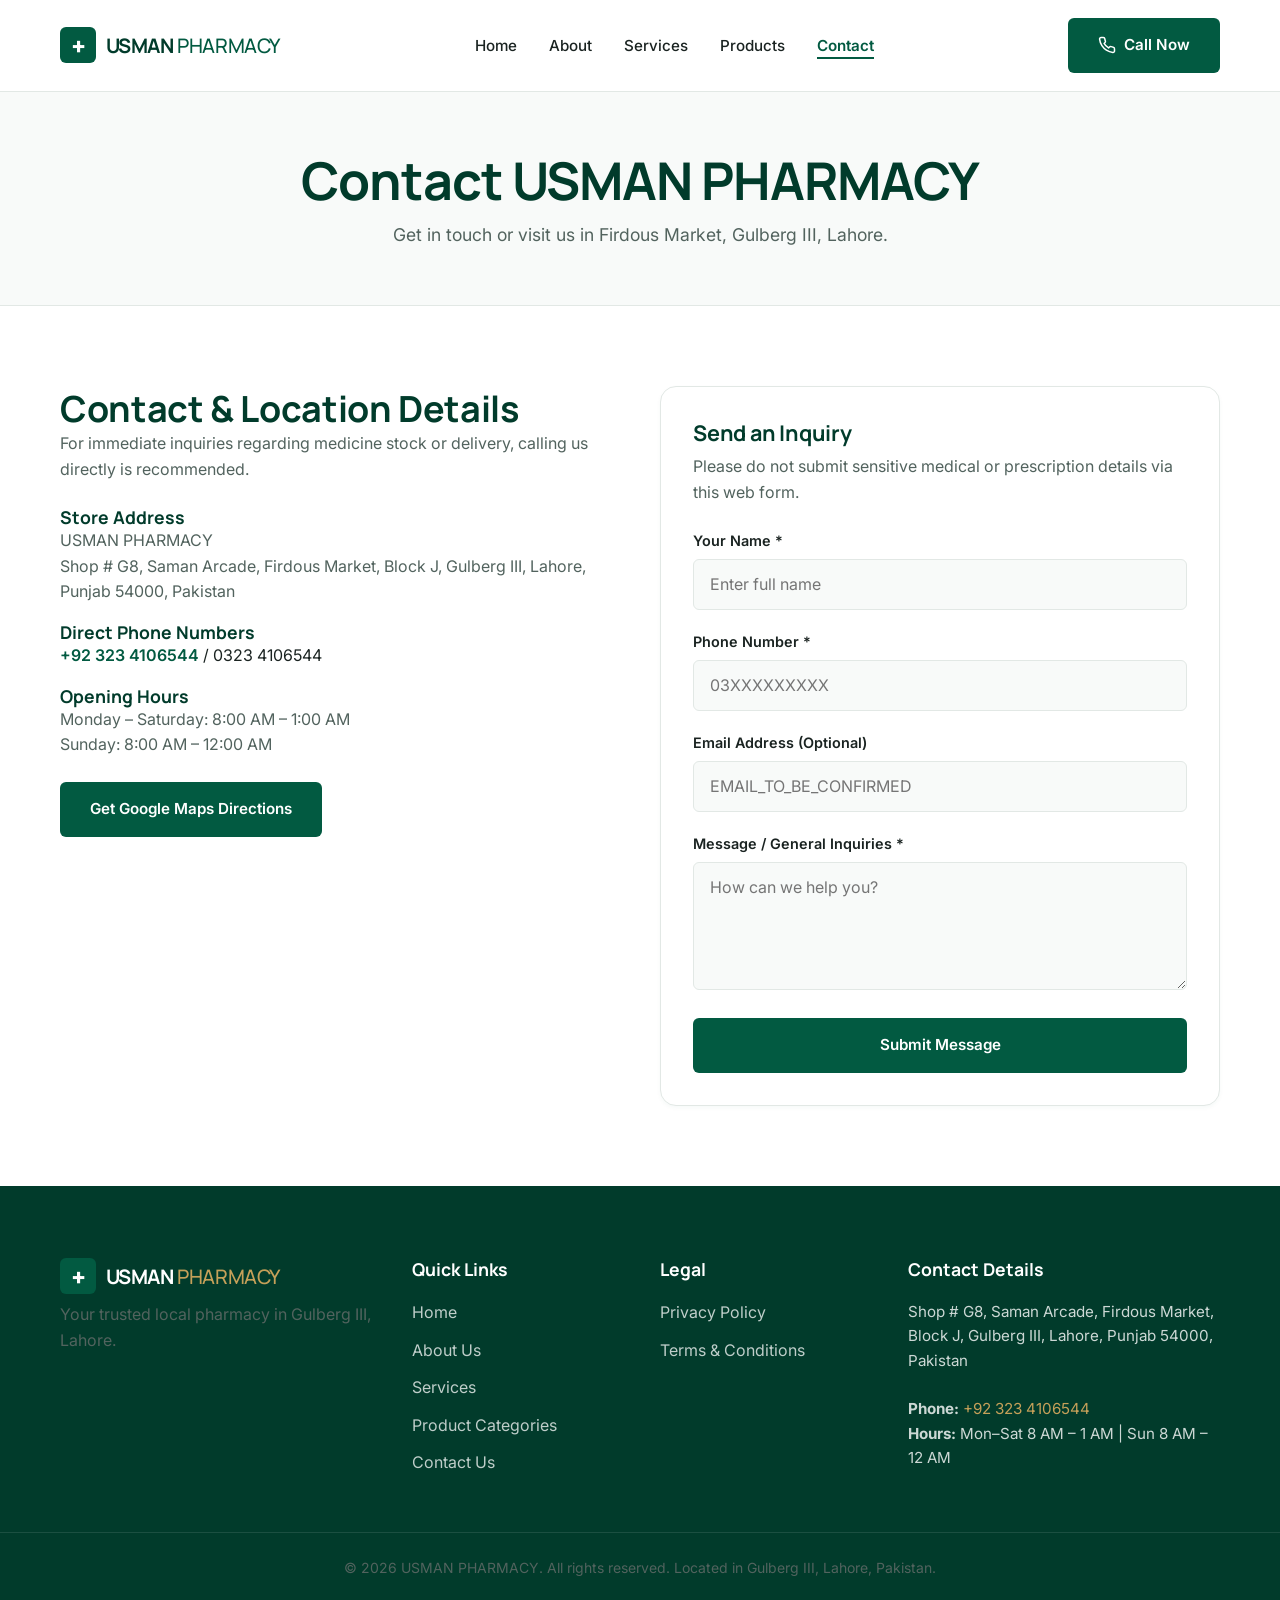
<file: contact.html>
<!DOCTYPE html>
<html lang="en">
<head>
  <meta charset="UTF-8">
  <meta name="viewport" content="width=device-width, initial-scale=1.0">
  <title>Contact USMAN PHARMACY | Gulberg III Lahore</title>
  <meta name="description" content="Contact USMAN PHARMACY in Gulberg III, Lahore. Phone: 0323 4106544. Address: Shop # G8, Saman Arcade, Firdous Market, Block J. Get directions or send an inquiry.">
  
  <meta property="og:title" content="Contact USMAN PHARMACY | Gulberg III Lahore">
  <meta property="og:description" content="Get in touch with USMAN PHARMACY in Firdous Market, Gulberg III, Lahore. Call 0323 4106544.">
  <meta property="og:type" content="website">

  <link rel="preconnect" href="https://fonts.googleapis.com">
  <link rel="preconnect" href="https://fonts.gstatic.com" crossorigin>
  <link href="https://fonts.googleapis.com/css2?family=Inter:wght@400;500;600;700&family=Manrope:wght@600;700;800&display=swap" rel="stylesheet">

  <link rel="stylesheet" href="style.css">
</head>
<body>

  <a href="#main-content" class="skip-to-content">Skip to main content</a>

  <header class="header">
    <div class="container header-container">
      <a href="index.html" class="logo" aria-label="USMAN PHARMACY Home">
        <span class="logo-icon" aria-hidden="true">+</span>
        <span class="logo-text">USMAN <span>PHARMACY</span></span>
      </a>

      <nav class="nav-desktop" aria-label="Desktop Navigation">
        <ul class="nav-list">
          <li><a href="index.html" class="nav-link">Home</a></li>
          <li><a href="about.html" class="nav-link">About</a></li>
          <li><a href="services.html" class="nav-link">Services</a></li>
          <li><a href="products.html" class="nav-link">Products</a></li>
          <li><a href="contact.html" class="nav-link active">Contact</a></li>
        </ul>
      </nav>

      <div class="header-cta">
        <a href="tel:+923234106544" class="btn btn-primary btn-call">
          <svg width="18" height="18" viewBox="0 0 24 24" fill="none" stroke="currentColor" stroke-width="2" stroke-linecap="round" stroke-linejoin="round" aria-hidden="true"><path d="M22 16.92v3a2 2 0 0 1-2.18 2 19.79 19.79 0 0 1-8.63-3.07 19.5 19.5 0 0 1-6-6 19.79 19.79 0 0 1-3.07-8.67A2 2 0 0 1 4.11 2h3a2 2 0 0 1 2 1.72 12.84 12.84 0 0 0 .7 2.81 2 2 0 0 1-.45 2.11L8.09 9.91a16 16 0 0 0 6 6l1.27-1.27a2 2 0 0 1 2.11-.45 12.84 12.84 0 0 0 2.81.7A2 2 0 0 1 22 16.92z"></path></svg>
          <span>Call Now</span>
        </a>
      </div>

      <button class="hamburger" id="hamburger-btn" aria-label="Open Navigation Menu" aria-expanded="false" aria-controls="mobile-menu">
        <span class="hamburger-bar"></span>
        <span class="hamburger-bar"></span>
        <span class="hamburger-bar"></span>
      </button>
    </div>
  </header>

  <div class="mobile-menu-overlay" id="mobile-menu-overlay"></div>
  <aside class="mobile-menu" id="mobile-menu" aria-hidden="true" role="dialog" aria-label="Mobile Navigation">
    <div class="mobile-menu-header">
      <a href="index.html" class="logo">
        <span class="logo-icon">+</span>
        <span class="logo-text">USMAN <span>PHARMACY</span></span>
      </a>
      <button class="close-btn" id="close-menu-btn" aria-label="Close Navigation Menu">&times;</button>
    </div>
    <nav class="mobile-nav">
      <ul class="mobile-nav-list">
        <li><a href="index.html" class="mobile-nav-link">Home</a></li>
        <li><a href="about.html" class="mobile-nav-link">About Us</a></li>
        <li><a href="services.html" class="mobile-nav-link">Services</a></li>
        <li><a href="products.html" class="mobile-nav-link">Products</a></li>
        <li><a href="contact.html" class="mobile-nav-link active">Contact Us</a></li>
        <li><a href="privacy-policy.html" class="mobile-nav-link text-muted">Privacy Policy</a></li>
        <li><a href="terms.html" class="mobile-nav-link text-muted">Terms &amp; Conditions</a></li>
      </ul>
    </nav>
    <div class="mobile-menu-footer">
      <a href="tel:+923234106544" class="btn btn-primary w-full">
        Call 0323 4106544
      </a>
    </div>
  </aside>

  <main id="main-content">
    <section class="page-header">
      <div class="container">
        <h1>Contact USMAN PHARMACY</h1>
        <p>Get in touch or visit us in Firdous Market, Gulberg III, Lahore.</p>
      </div>
    </section>

    <section class="section">
      <div class="container grid-2-col">
        <div>
          <h2>Contact &amp; Location Details</h2>
          <p class="text-muted mb-4">For immediate inquiries regarding medicine stock or delivery, calling us directly is recommended.</p>

          <div class="info-block mb-3">
            <h3 class="h4">Store Address</h3>
            <p class="text-muted">USMAN PHARMACY<br>Shop # G8, Saman Arcade, Firdous Market, Block J, Gulberg III, Lahore, Punjab 54000, Pakistan</p>
          </div>

          <div class="info-block mb-3">
            <h3 class="h4">Direct Phone Numbers</h3>
            <p><a href="tel:+923234106544" class="text-primary font-semibold">+92 323 4106544</a> / 0323 4106544</p>
          </div>

          <div class="info-block mb-4">
            <h3 class="h4">Opening Hours</h3>
            <p class="text-muted">Monday – Saturday: 8:00 AM – 1:00 AM<br>Sunday: 8:00 AM – 12:00 AM</p>
          </div>

          <a href="https://maps.google.com/?q=Shop+%23+G8,+Saman+Arcade,+Firdous+Market,+Block+J,+Gulberg+III,+Lahore" target="_blank" rel="noopener noreferrer" class="btn btn-primary">
            Get Google Maps Directions
          </a>
        </div>

        <div>
          <div class="form-container">
            <h2 class="h3 mb-2">Send an Inquiry</h2>
            <p class="text-muted text-sm mb-4">Please do not submit sensitive medical or prescription details via this web form.</p>

            <form id="contact-form" novalidate>
              <div class="form-group">
                <label for="name">Your Name *</label>
                <input type="text" id="name" name="name" class="form-control" required placeholder="Enter full name">
                <span class="error-msg" id="name-error">Please enter your name.</span>
              </div>

              <div class="form-group">
                <label for="phone">Phone Number *</label>
                <input type="tel" id="phone" name="phone" class="form-control" required placeholder="03XXXXXXXXX">
                <span class="error-msg" id="phone-error">Please enter a valid phone number.</span>
              </div>

              <div class="form-group">
                <label for="email">Email Address (Optional)</label>
                <input type="email" id="email" name="email" class="form-control" placeholder="EMAIL_TO_BE_CONFIRMED">
                <span class="error-msg" id="email-error">Please enter a valid email.</span>
              </div>

              <div class="form-group">
                <label for="message">Message / General Inquiries *</label>
                <textarea id="message" name="message" rows="4" class="form-control" required placeholder="How can we help you?"></textarea>
                <span class="error-msg" id="message-error">Please enter your message.</span>
              </div>

              <button type="submit" class="btn btn-primary w-full">Submit Message</button>
            </form>

            <div id="form-feedback" class="form-feedback hidden" role="alert"></div>
          </div>
        </div>
      </div>
    </section>
  </main>

  <footer class="footer">
    <div class="container footer-grid">
      <div class="footer-col">
        <a href="index.html" class="logo footer-logo">
          <span class="logo-icon">+</span>
          <span class="logo-text">USMAN <span>PHARMACY</span></span>
        </a>
        <p class="text-muted mt-2">Your trusted local pharmacy in Gulberg III, Lahore.</p>
      </div>

      <div class="footer-col">
        <h4 class="footer-heading">Quick Links</h4>
        <ul class="footer-links">
          <li><a href="index.html">Home</a></li>
          <li><a href="about.html">About Us</a></li>
          <li><a href="services.html">Services</a></li>
          <li><a href="products.html">Product Categories</a></li>
          <li><a href="contact.html">Contact Us</a></li>
        </ul>
      </div>

      <div class="footer-col">
        <h4 class="footer-heading">Legal</h4>
        <ul class="footer-links">
          <li><a href="privacy-policy.html">Privacy Policy</a></li>
          <li><a href="terms.html">Terms &amp; Conditions</a></li>
        </ul>
      </div>

      <div class="footer-col">
        <h4 class="footer-heading">Contact Details</h4>
        <address class="footer-address">
          Shop # G8, Saman Arcade, Firdous Market, Block J, Gulberg III, Lahore, Punjab 54000, Pakistan<br><br>
          <strong>Phone:</strong> <a href="tel:+923234106544">+92 323 4106544</a><br>
          <strong>Hours:</strong> Mon–Sat 8 AM – 1 AM | Sun 8 AM – 12 AM
        </address>
      </div>
    </div>

    <div class="footer-bottom">
      <div class="container text-center text-muted">
        <p>&copy; 2026 USMAN PHARMACY. All rights reserved. Located in Gulberg III, Lahore, Pakistan.</p>
      </div>
    </div>
  </footer>

  <button class="back-to-top" id="backToTop" aria-label="Back to top">&uarr;</button>

  <script src="https://cdnjs.cloudflare.com/ajax/libs/gsap/3.12.2/gsap.min.js"></script>
  <script src="main.js"></script>
  <script src="animations.js"></script>
</body>
</html>
</file>
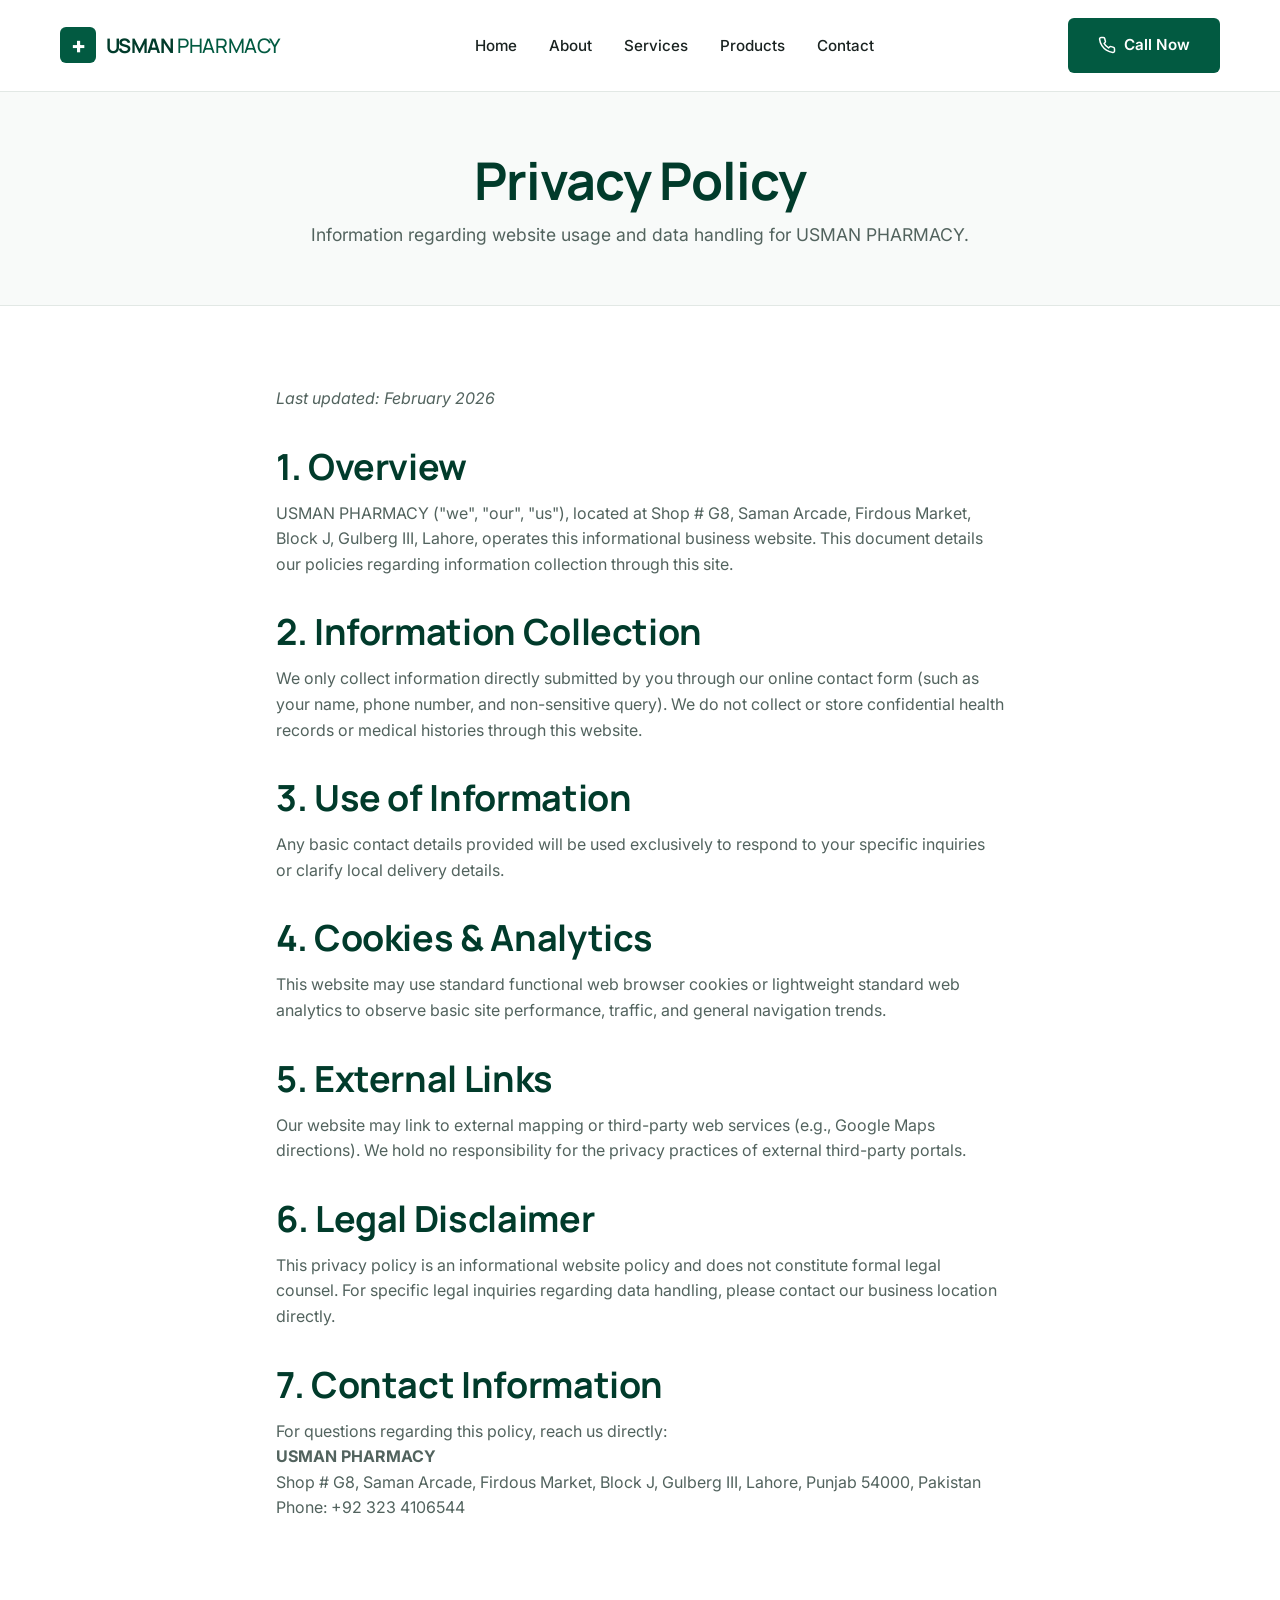
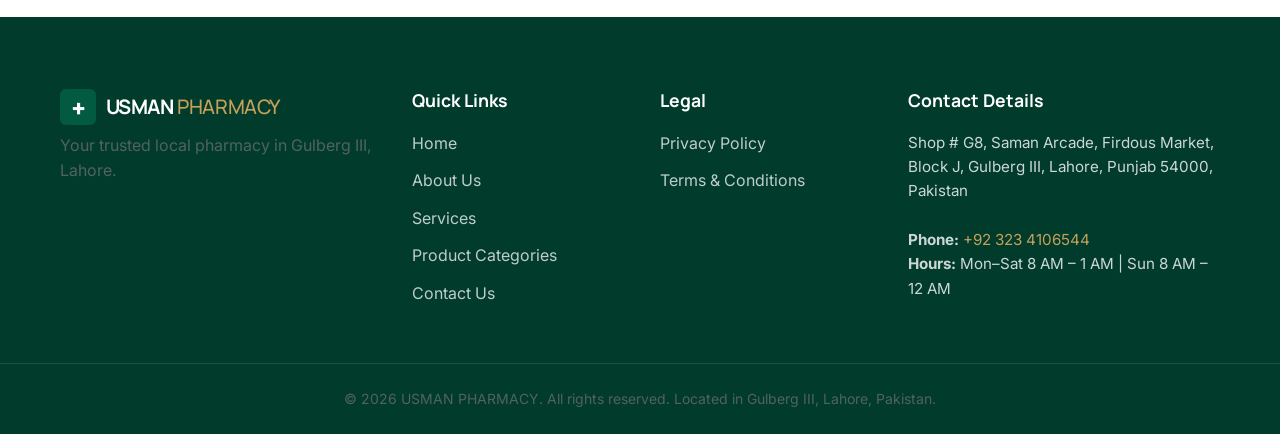
<file: privacy-policy.html>
<!DOCTYPE html>
<html lang="en">
<head>
  <meta charset="UTF-8">
  <meta name="viewport" content="width=device-width, initial-scale=1.0">
  <title>Privacy Policy | USMAN PHARMACY</title>
  <meta name="description" content="Website Privacy Policy for USMAN PHARMACY in Gulberg III, Lahore. Learn how we handle basic inquiries and website technical data.">
  
  <meta property="og:title" content="Privacy Policy | USMAN PHARMACY">
  <meta property="og:description" content="Privacy Policy detailing website information usage for USMAN PHARMACY.">
  <meta property="og:type" content="website">

  <link rel="preconnect" href="https://fonts.googleapis.com">
  <link rel="preconnect" href="https://fonts.gstatic.com" crossorigin>
  <link href="https://fonts.googleapis.com/css2?family=Inter:wght@400;500;600;700&family=Manrope:wght@600;700;800&display=swap" rel="stylesheet">

  <link rel="stylesheet" href="style.css">
</head>
<body>

  <a href="#main-content" class="skip-to-content">Skip to main content</a>

  <header class="header">
    <div class="container header-container">
      <a href="index.html" class="logo" aria-label="USMAN PHARMACY Home">
        <span class="logo-icon" aria-hidden="true">+</span>
        <span class="logo-text">USMAN <span>PHARMACY</span></span>
      </a>

      <nav class="nav-desktop" aria-label="Desktop Navigation">
        <ul class="nav-list">
          <li><a href="index.html" class="nav-link">Home</a></li>
          <li><a href="about.html" class="nav-link">About</a></li>
          <li><a href="services.html" class="nav-link">Services</a></li>
          <li><a href="products.html" class="nav-link">Products</a></li>
          <li><a href="contact.html" class="nav-link">Contact</a></li>
        </ul>
      </nav>

      <div class="header-cta">
        <a href="tel:+923234106544" class="btn btn-primary btn-call">
          <svg width="18" height="18" viewBox="0 0 24 24" fill="none" stroke="currentColor" stroke-width="2" stroke-linecap="round" stroke-linejoin="round" aria-hidden="true"><path d="M22 16.92v3a2 2 0 0 1-2.18 2 19.79 19.79 0 0 1-8.63-3.07 19.5 19.5 0 0 1-6-6 19.79 19.79 0 0 1-3.07-8.67A2 2 0 0 1 4.11 2h3a2 2 0 0 1 2 1.72 12.84 12.84 0 0 0 .7 2.81 2 2 0 0 1-.45 2.11L8.09 9.91a16 16 0 0 0 6 6l1.27-1.27a2 2 0 0 1 2.11-.45 12.84 12.84 0 0 0 2.81.7A2 2 0 0 1 22 16.92z"></path></svg>
          <span>Call Now</span>
        </a>
      </div>

      <button class="hamburger" id="hamburger-btn" aria-label="Open Navigation Menu" aria-expanded="false" aria-controls="mobile-menu">
        <span class="hamburger-bar"></span>
        <span class="hamburger-bar"></span>
        <span class="hamburger-bar"></span>
      </button>
    </div>
  </header>

  <div class="mobile-menu-overlay" id="mobile-menu-overlay"></div>
  <aside class="mobile-menu" id="mobile-menu" aria-hidden="true" role="dialog" aria-label="Mobile Navigation">
    <div class="mobile-menu-header">
      <a href="index.html" class="logo">
        <span class="logo-icon">+</span>
        <span class="logo-text">USMAN <span>PHARMACY</span></span>
      </a>
      <button class="close-btn" id="close-menu-btn" aria-label="Close Navigation Menu">&times;</button>
    </div>
    <nav class="mobile-nav">
      <ul class="mobile-nav-list">
        <li><a href="index.html" class="mobile-nav-link">Home</a></li>
        <li><a href="about.html" class="mobile-nav-link">About Us</a></li>
        <li><a href="services.html" class="mobile-nav-link">Services</a></li>
        <li><a href="products.html" class="mobile-nav-link">Products</a></li>
        <li><a href="contact.html" class="mobile-nav-link">Contact Us</a></li>
        <li><a href="privacy-policy.html" class="mobile-nav-link active">Privacy Policy</a></li>
        <li><a href="terms.html" class="mobile-nav-link text-muted">Terms &amp; Conditions</a></li>
      </ul>
    </nav>
    <div class="mobile-menu-footer">
      <a href="tel:+923234106544" class="btn btn-primary w-full">
        Call 0323 4106544
      </a>
    </div>
  </aside>

  <main id="main-content">
    <section class="page-header">
      <div class="container">
        <h1>Privacy Policy</h1>
        <p>Information regarding website usage and data handling for USMAN PHARMACY.</p>
      </div>
    </section>

    <section class="section">
      <div class="container max-w-3xl mx-auto legal-content">
        <p><em>Last updated: February 2026</em></p>
        
        <h2>1. Overview</h2>
        <p>USMAN PHARMACY ("we", "our", "us"), located at Shop # G8, Saman Arcade, Firdous Market, Block J, Gulberg III, Lahore, operates this informational business website. This document details our policies regarding information collection through this site.</p>

        <h2>2. Information Collection</h2>
        <p>We only collect information directly submitted by you through our online contact form (such as your name, phone number, and non-sensitive query). We do not collect or store confidential health records or medical histories through this website.</p>

        <h2>3. Use of Information</h2>
        <p>Any basic contact details provided will be used exclusively to respond to your specific inquiries or clarify local delivery details.</p>

        <h2>4. Cookies &amp; Analytics</h2>
        <p>This website may use standard functional web browser cookies or lightweight standard web analytics to observe basic site performance, traffic, and general navigation trends.</p>

        <h2>5. External Links</h2>
        <p>Our website may link to external mapping or third-party web services (e.g., Google Maps directions). We hold no responsibility for the privacy practices of external third-party portals.</p>

        <h2>6. Legal Disclaimer</h2>
        <p>This privacy policy is an informational website policy and does not constitute formal legal counsel. For specific legal inquiries regarding data handling, please contact our business location directly.</p>

        <h2>7. Contact Information</h2>
        <p>For questions regarding this policy, reach us directly:<br>
        <strong>USMAN PHARMACY</strong><br>
        Shop # G8, Saman Arcade, Firdous Market, Block J, Gulberg III, Lahore, Punjab 54000, Pakistan<br>
        Phone: +92 323 4106544</p>
      </div>
    </section>
  </main>

  <footer class="footer">
    <div class="container footer-grid">
      <div class="footer-col">
        <a href="index.html" class="logo footer-logo">
          <span class="logo-icon">+</span>
          <span class="logo-text">USMAN <span>PHARMACY</span></span>
        </a>
        <p class="text-muted mt-2">Your trusted local pharmacy in Gulberg III, Lahore.</p>
      </div>

      <div class="footer-col">
        <h4 class="footer-heading">Quick Links</h4>
        <ul class="footer-links">
          <li><a href="index.html">Home</a></li>
          <li><a href="about.html">About Us</a></li>
          <li><a href="services.html">Services</a></li>
          <li><a href="products.html">Product Categories</a></li>
          <li><a href="contact.html">Contact Us</a></li>
        </ul>
      </div>

      <div class="footer-col">
        <h4 class="footer-heading">Legal</h4>
        <ul class="footer-links">
          <li><a href="privacy-policy.html">Privacy Policy</a></li>
          <li><a href="terms.html">Terms &amp; Conditions</a></li>
        </ul>
      </div>

      <div class="footer-col">
        <h4 class="footer-heading">Contact Details</h4>
        <address class="footer-address">
          Shop # G8, Saman Arcade, Firdous Market, Block J, Gulberg III, Lahore, Punjab 54000, Pakistan<br><br>
          <strong>Phone:</strong> <a href="tel:+923234106544">+92 323 4106544</a><br>
          <strong>Hours:</strong> Mon–Sat 8 AM – 1 AM | Sun 8 AM – 12 AM
        </address>
      </div>
    </div>

    <div class="footer-bottom">
      <div class="container text-center text-muted">
        <p>&copy; 2026 USMAN PHARMACY. All rights reserved. Located in Gulberg III, Lahore, Pakistan.</p>
      </div>
    </div>
  </footer>

  <button class="back-to-top" id="backToTop" aria-label="Back to top">&uarr;</button>

  <script src="https://cdnjs.cloudflare.com/ajax/libs/gsap/3.12.2/gsap.min.js"></script>
  <script src="main.js"></script>
  <script src="animations.js"></script>
</body>
</html>
</file>
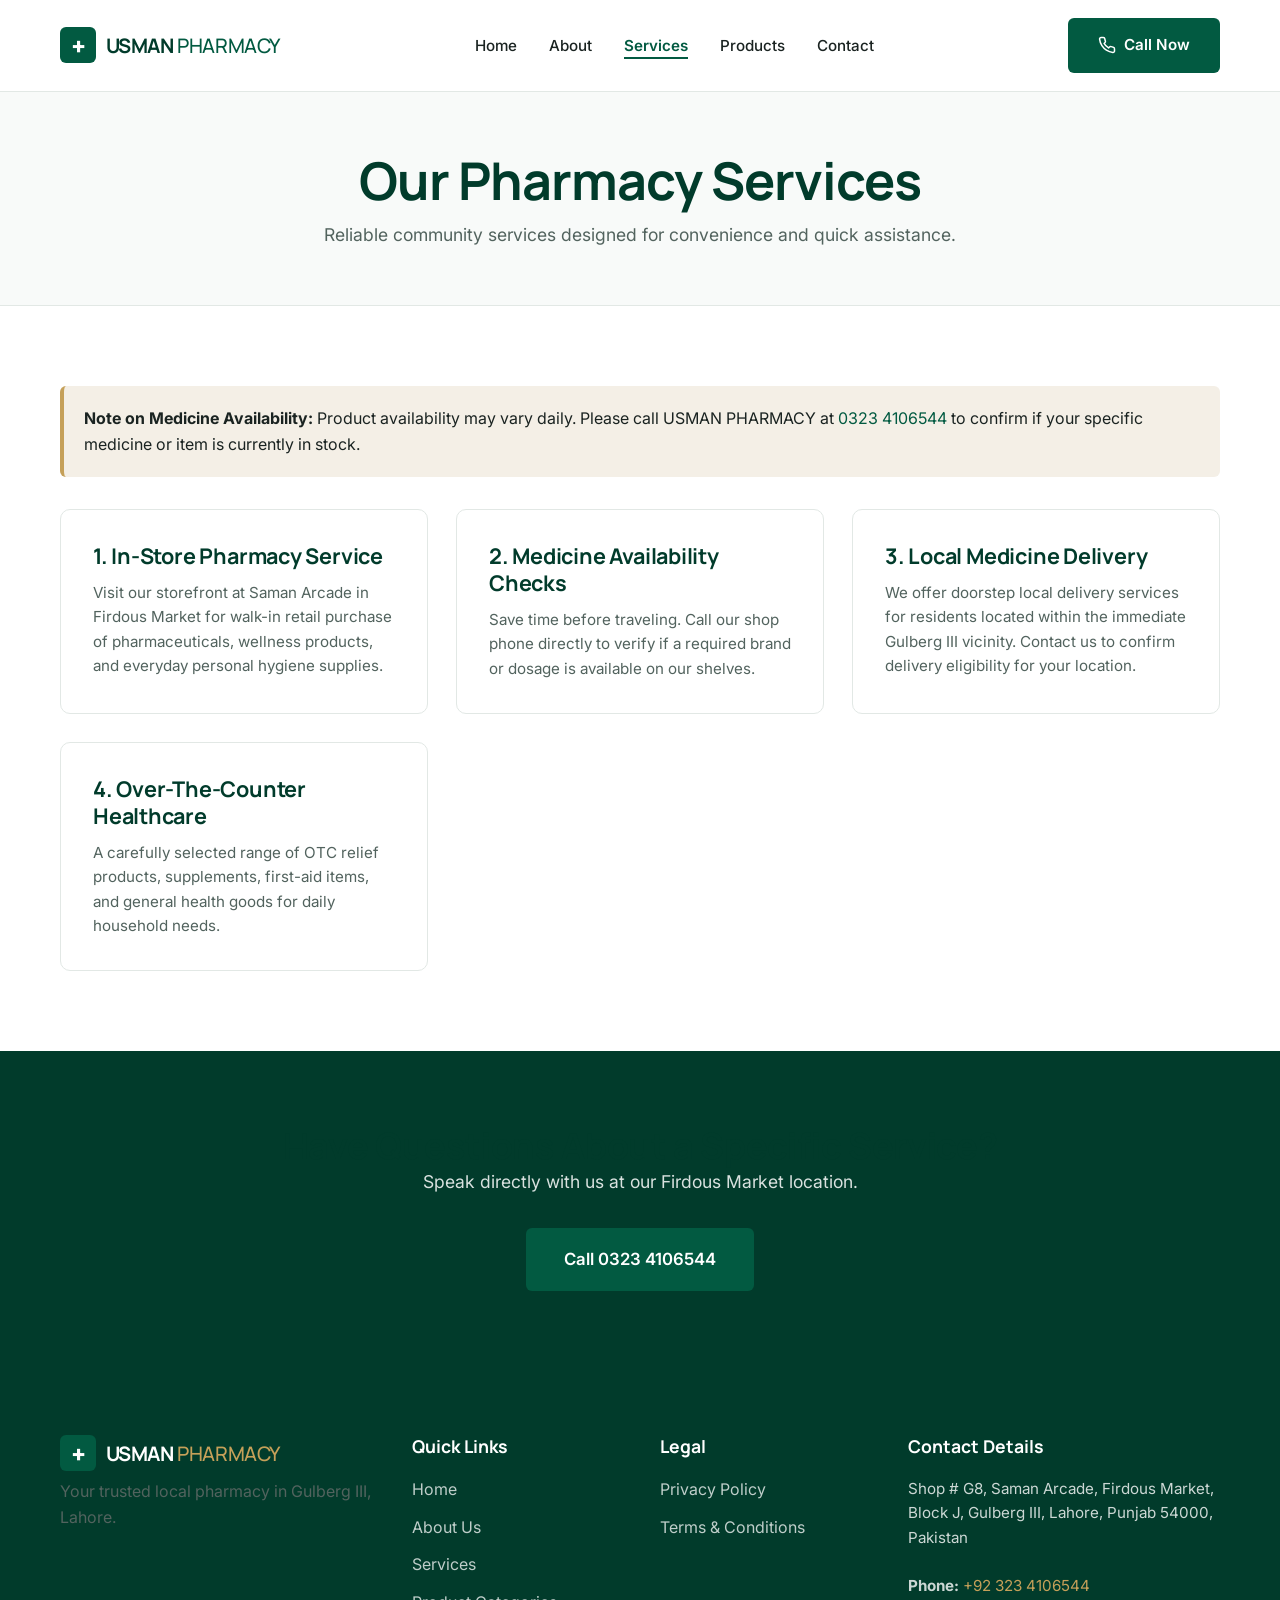
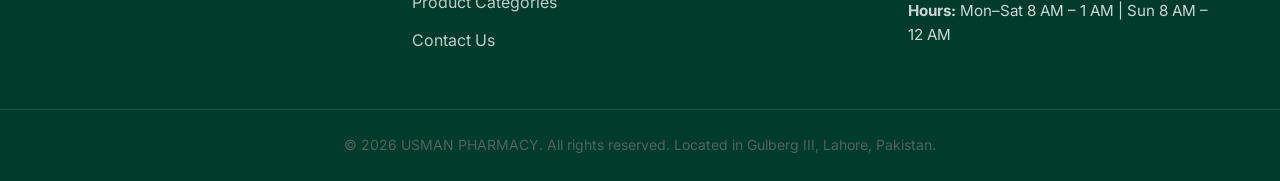
<file: services.html>
<!DOCTYPE html>
<html lang="en">
<head>
  <meta charset="UTF-8">
  <meta name="viewport" content="width=device-width, initial-scale=1.0">
  <title>Pharmacy Services | USMAN PHARMACY Lahore</title>
  <meta name="description" content="In-store medicine sales, availability inquiries, health and beauty products, and local medicine delivery services in Gulberg III, Lahore.">
  
  <meta property="og:title" content="Pharmacy Services | USMAN PHARMACY Lahore">
  <meta property="og:description" content="In-store pharmacy services and local medicine delivery in Firdous Market, Gulberg III, Lahore.">
  <meta property="og:type" content="website">

  <link rel="preconnect" href="https://fonts.googleapis.com">
  <link rel="preconnect" href="https://fonts.gstatic.com" crossorigin>
  <link href="https://fonts.googleapis.com/css2?family=Inter:wght@400;500;600;700&family=Manrope:wght@600;700;800&display=swap" rel="stylesheet">

  <link rel="stylesheet" href="style.css">
</head>
<body>

  <a href="#main-content" class="skip-to-content">Skip to main content</a>

  <header class="header">
    <div class="container header-container">
      <a href="index.html" class="logo" aria-label="USMAN PHARMACY Home">
        <span class="logo-icon" aria-hidden="true">+</span>
        <span class="logo-text">USMAN <span>PHARMACY</span></span>
      </a>

      <nav class="nav-desktop" aria-label="Desktop Navigation">
        <ul class="nav-list">
          <li><a href="index.html" class="nav-link">Home</a></li>
          <li><a href="about.html" class="nav-link">About</a></li>
          <li><a href="services.html" class="nav-link active">Services</a></li>
          <li><a href="products.html" class="nav-link">Products</a></li>
          <li><a href="contact.html" class="nav-link">Contact</a></li>
        </ul>
      </nav>

      <div class="header-cta">
        <a href="tel:+923234106544" class="btn btn-primary btn-call">
          <svg width="18" height="18" viewBox="0 0 24 24" fill="none" stroke="currentColor" stroke-width="2" stroke-linecap="round" stroke-linejoin="round" aria-hidden="true"><path d="M22 16.92v3a2 2 0 0 1-2.18 2 19.79 19.79 0 0 1-8.63-3.07 19.5 19.5 0 0 1-6-6 19.79 19.79 0 0 1-3.07-8.67A2 2 0 0 1 4.11 2h3a2 2 0 0 1 2 1.72 12.84 12.84 0 0 0 .7 2.81 2 2 0 0 1-.45 2.11L8.09 9.91a16 16 0 0 0 6 6l1.27-1.27a2 2 0 0 1 2.11-.45 12.84 12.84 0 0 0 2.81.7A2 2 0 0 1 22 16.92z"></path></svg>
          <span>Call Now</span>
        </a>
      </div>

      <button class="hamburger" id="hamburger-btn" aria-label="Open Navigation Menu" aria-expanded="false" aria-controls="mobile-menu">
        <span class="hamburger-bar"></span>
        <span class="hamburger-bar"></span>
        <span class="hamburger-bar"></span>
      </button>
    </div>
  </header>

  <div class="mobile-menu-overlay" id="mobile-menu-overlay"></div>
  <aside class="mobile-menu" id="mobile-menu" aria-hidden="true" role="dialog" aria-label="Mobile Navigation">
    <div class="mobile-menu-header">
      <a href="index.html" class="logo">
        <span class="logo-icon">+</span>
        <span class="logo-text">USMAN <span>PHARMACY</span></span>
      </a>
      <button class="close-btn" id="close-menu-btn" aria-label="Close Navigation Menu">&times;</button>
    </div>
    <nav class="mobile-nav">
      <ul class="mobile-nav-list">
        <li><a href="index.html" class="mobile-nav-link">Home</a></li>
        <li><a href="about.html" class="mobile-nav-link">About Us</a></li>
        <li><a href="services.html" class="mobile-nav-link active">Services</a></li>
        <li><a href="products.html" class="mobile-nav-link">Products</a></li>
        <li><a href="contact.html" class="mobile-nav-link">Contact Us</a></li>
        <li><a href="privacy-policy.html" class="mobile-nav-link text-muted">Privacy Policy</a></li>
        <li><a href="terms.html" class="mobile-nav-link text-muted">Terms &amp; Conditions</a></li>
      </ul>
    </nav>
    <div class="mobile-menu-footer">
      <a href="tel:+923234106544" class="btn btn-primary w-full">
        Call 0323 4106544
      </a>
    </div>
  </aside>

  <main id="main-content">
    <section class="page-header">
      <div class="container">
        <h1>Our Pharmacy Services</h1>
        <p>Reliable community services designed for convenience and quick assistance.</p>
      </div>
    </section>

    <section class="section">
      <div class="container">
        <div class="notice-box mb-5">
          <p><strong>Note on Medicine Availability:</strong> Product availability may vary daily. Please call USMAN PHARMACY at <a href="tel:+923234106544" class="text-primary">0323 4106544</a> to confirm if your specific medicine or item is currently in stock.</p>
        </div>

        <div class="cards-grid">
          <div class="card">
            <h2 class="card-title h3">1. In-Store Pharmacy Service</h2>
            <p class="card-text">
              Visit our storefront at Saman Arcade in Firdous Market for walk-in retail purchase of pharmaceuticals, wellness products, and everyday personal hygiene supplies.
            </p>
          </div>

          <div class="card">
            <h2 class="card-title h3">2. Medicine Availability Checks</h2>
            <p class="card-text">
              Save time before traveling. Call our shop phone directly to verify if a required brand or dosage is available on our shelves.
            </p>
          </div>

          <div class="card">
            <h2 class="card-title h3">3. Local Medicine Delivery</h2>
            <p class="card-text">
              We offer doorstep local delivery services for residents located within the immediate Gulberg III vicinity. Contact us to confirm delivery eligibility for your location.
            </p>
          </div>

          <div class="card">
            <h2 class="card-title h3">4. Over-The-Counter Healthcare</h2>
            <p class="card-text">
              A carefully selected range of OTC relief products, supplements, first-aid items, and general health goods for daily household needs.
            </p>
          </div>
        </div>
      </div>
    </section>

    <section class="cta-banner">
      <div class="container text-center">
        <h2>Have Questions About a Specific Service?</h2>
        <p class="cta-text">Speak directly with us at our Firdous Market location.</p>
        <a href="tel:+923234106544" class="btn btn-primary btn-lg">Call 0323 4106544</a>
      </div>
    </section>
  </main>

  <footer class="footer">
    <div class="container footer-grid">
      <div class="footer-col">
        <a href="index.html" class="logo footer-logo">
          <span class="logo-icon">+</span>
          <span class="logo-text">USMAN <span>PHARMACY</span></span>
        </a>
        <p class="text-muted mt-2">Your trusted local pharmacy in Gulberg III, Lahore.</p>
      </div>

      <div class="footer-col">
        <h4 class="footer-heading">Quick Links</h4>
        <ul class="footer-links">
          <li><a href="index.html">Home</a></li>
          <li><a href="about.html">About Us</a></li>
          <li><a href="services.html">Services</a></li>
          <li><a href="products.html">Product Categories</a></li>
          <li><a href="contact.html">Contact Us</a></li>
        </ul>
      </div>

      <div class="footer-col">
        <h4 class="footer-heading">Legal</h4>
        <ul class="footer-links">
          <li><a href="privacy-policy.html">Privacy Policy</a></li>
          <li><a href="terms.html">Terms &amp; Conditions</a></li>
        </ul>
      </div>

      <div class="footer-col">
        <h4 class="footer-heading">Contact Details</h4>
        <address class="footer-address">
          Shop # G8, Saman Arcade, Firdous Market, Block J, Gulberg III, Lahore, Punjab 54000, Pakistan<br><br>
          <strong>Phone:</strong> <a href="tel:+923234106544">+92 323 4106544</a><br>
          <strong>Hours:</strong> Mon–Sat 8 AM – 1 AM | Sun 8 AM – 12 AM
        </address>
      </div>
    </div>

    <div class="footer-bottom">
      <div class="container text-center text-muted">
        <p>&copy; 2026 USMAN PHARMACY. All rights reserved. Located in Gulberg III, Lahore, Pakistan.</p>
      </div>
    </div>
  </footer>

  <button class="back-to-top" id="backToTop" aria-label="Back to top">&uarr;</button>

  <script src="https://cdnjs.cloudflare.com/ajax/libs/gsap/3.12.2/gsap.min.js"></script>
  <script src="main.js"></script>
  <script src="animations.js"></script>
</body>
</html>
</file>
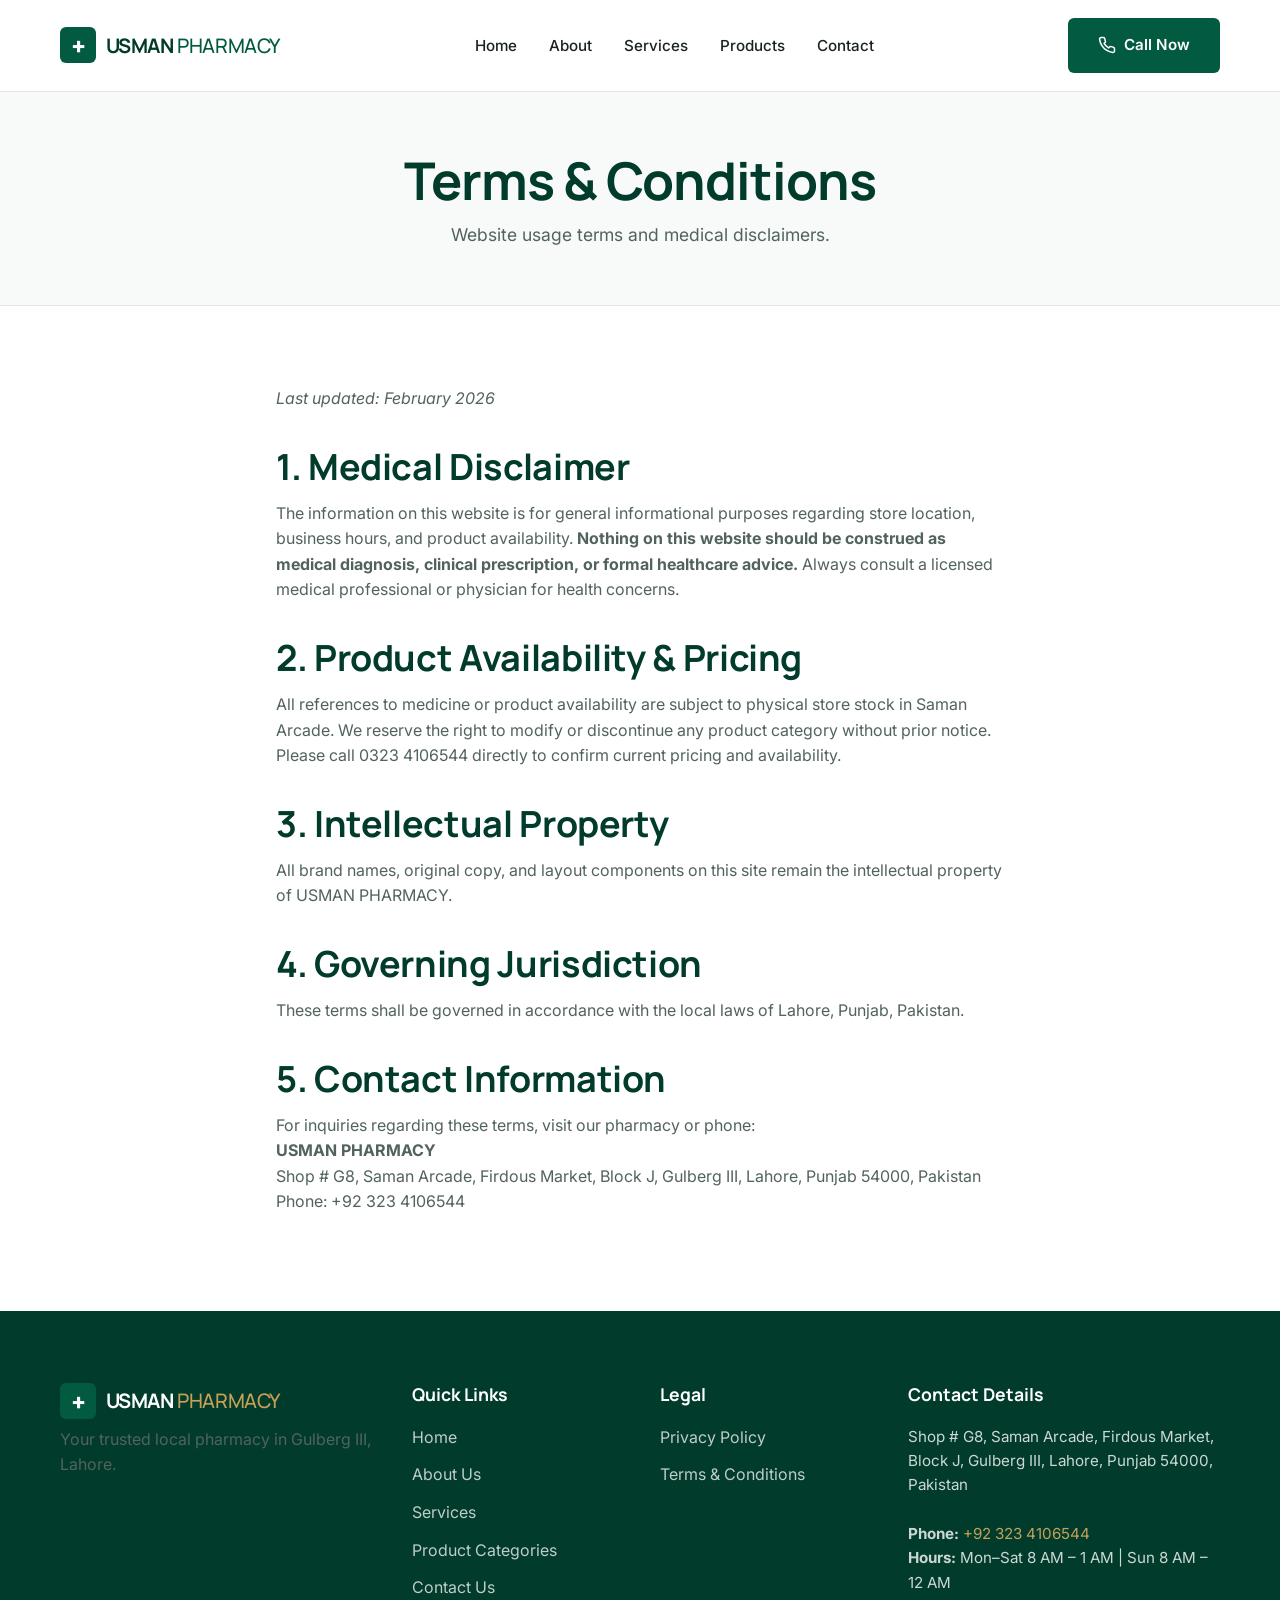
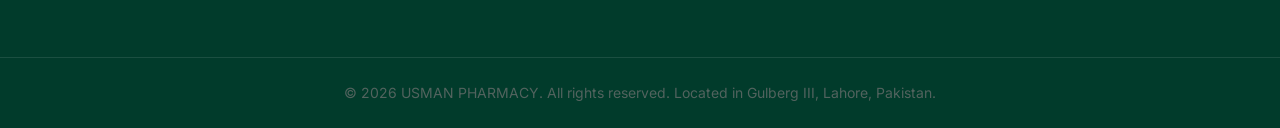
<file: terms.html>
<!DOCTYPE html>
<html lang="en">
<head>
  <meta charset="UTF-8">
  <meta name="viewport" content="width=device-width, initial-scale=1.0">
  <title>Terms &amp; Conditions | USMAN PHARMACY</title>
  <meta name="description" content="Terms and Conditions of website usage for USMAN PHARMACY in Gulberg III, Lahore. Medical and product disclaimers.">
  
  <meta property="og:title" content="Terms &amp; Conditions | USMAN PHARMACY">
  <meta property="og:description" content="Terms and conditions for utilizing the USMAN PHARMACY website.">
  <meta property="og:type" content="website">

  <link rel="preconnect" href="https://fonts.googleapis.com">
  <link rel="preconnect" href="https://fonts.gstatic.com" crossorigin>
  <link href="https://fonts.googleapis.com/css2?family=Inter:wght@400;500;600;700&family=Manrope:wght@600;700;800&display=swap" rel="stylesheet">

  <link rel="stylesheet" href="style.css">
</head>
<body>

  <a href="#main-content" class="skip-to-content">Skip to main content</a>

  <header class="header">
    <div class="container header-container">
      <a href="index.html" class="logo" aria-label="USMAN PHARMACY Home">
        <span class="logo-icon" aria-hidden="true">+</span>
        <span class="logo-text">USMAN <span>PHARMACY</span></span>
      </a>

      <nav class="nav-desktop" aria-label="Desktop Navigation">
        <ul class="nav-list">
          <li><a href="index.html" class="nav-link">Home</a></li>
          <li><a href="about.html" class="nav-link">About</a></li>
          <li><a href="services.html" class="nav-link">Services</a></li>
          <li><a href="products.html" class="nav-link">Products</a></li>
          <li><a href="contact.html" class="nav-link">Contact</a></li>
        </ul>
      </nav>

      <div class="header-cta">
        <a href="tel:+923234106544" class="btn btn-primary btn-call">
          <svg width="18" height="18" viewBox="0 0 24 24" fill="none" stroke="currentColor" stroke-width="2" stroke-linecap="round" stroke-linejoin="round" aria-hidden="true"><path d="M22 16.92v3a2 2 0 0 1-2.18 2 19.79 19.79 0 0 1-8.63-3.07 19.5 19.5 0 0 1-6-6 19.79 19.79 0 0 1-3.07-8.67A2 2 0 0 1 4.11 2h3a2 2 0 0 1 2 1.72 12.84 12.84 0 0 0 .7 2.81 2 2 0 0 1-.45 2.11L8.09 9.91a16 16 0 0 0 6 6l1.27-1.27a2 2 0 0 1 2.11-.45 12.84 12.84 0 0 0 2.81.7A2 2 0 0 1 22 16.92z"></path></svg>
          <span>Call Now</span>
        </a>
      </div>

      <button class="hamburger" id="hamburger-btn" aria-label="Open Navigation Menu" aria-expanded="false" aria-controls="mobile-menu">
        <span class="hamburger-bar"></span>
        <span class="hamburger-bar"></span>
        <span class="hamburger-bar"></span>
      </button>
    </div>
  </header>

  <div class="mobile-menu-overlay" id="mobile-menu-overlay"></div>
  <aside class="mobile-menu" id="mobile-menu" aria-hidden="true" role="dialog" aria-label="Mobile Navigation">
    <div class="mobile-menu-header">
      <a href="index.html" class="logo">
        <span class="logo-icon">+</span>
        <span class="logo-text">USMAN <span>PHARMACY</span></span>
      </a>
      <button class="close-btn" id="close-menu-btn" aria-label="Close Navigation Menu">&times;</button>
    </div>
    <nav class="mobile-nav">
      <ul class="mobile-nav-list">
        <li><a href="index.html" class="mobile-nav-link">Home</a></li>
        <li><a href="about.html" class="mobile-nav-link">About Us</a></li>
        <li><a href="services.html" class="mobile-nav-link">Services</a></li>
        <li><a href="products.html" class="mobile-nav-link">Products</a></li>
        <li><a href="contact.html" class="mobile-nav-link">Contact Us</a></li>
        <li><a href="privacy-policy.html" class="mobile-nav-link text-muted">Privacy Policy</a></li>
        <li><a href="terms.html" class="mobile-nav-link active">Terms &amp; Conditions</a></li>
      </ul>
    </nav>
    <div class="mobile-menu-footer">
      <a href="tel:+923234106544" class="btn btn-primary w-full">
        Call 0323 4106544
      </a>
    </div>
  </aside>

  <main id="main-content">
    <section class="page-header">
      <div class="container">
        <h1>Terms &amp; Conditions</h1>
        <p>Website usage terms and medical disclaimers.</p>
      </div>
    </section>

    <section class="section">
      <div class="container max-w-3xl mx-auto legal-content">
        <p><em>Last updated: February 2026</em></p>

        <h2>1. Medical Disclaimer</h2>
        <p>The information on this website is for general informational purposes regarding store location, business hours, and product availability. <strong>Nothing on this website should be construed as medical diagnosis, clinical prescription, or formal healthcare advice.</strong> Always consult a licensed medical professional or physician for health concerns.</p>

        <h2>2. Product Availability &amp; Pricing</h2>
        <p>All references to medicine or product availability are subject to physical store stock in Saman Arcade. We reserve the right to modify or discontinue any product category without prior notice. Please call 0323 4106544 directly to confirm current pricing and availability.</p>

        <h2>3. Intellectual Property</h2>
        <p>All brand names, original copy, and layout components on this site remain the intellectual property of USMAN PHARMACY.</p>

        <h2>4. Governing Jurisdiction</h2>
        <p>These terms shall be governed in accordance with the local laws of Lahore, Punjab, Pakistan.</p>

        <h2>5. Contact Information</h2>
        <p>For inquiries regarding these terms, visit our pharmacy or phone:<br>
        <strong>USMAN PHARMACY</strong><br>
        Shop # G8, Saman Arcade, Firdous Market, Block J, Gulberg III, Lahore, Punjab 54000, Pakistan<br>
        Phone: +92 323 4106544</p>
      </div>
    </section>
  </main>

  <footer class="footer">
    <div class="container footer-grid">
      <div class="footer-col">
        <a href="index.html" class="logo footer-logo">
          <span class="logo-icon">+</span>
          <span class="logo-text">USMAN <span>PHARMACY</span></span>
        </a>
        <p class="text-muted mt-2">Your trusted local pharmacy in Gulberg III, Lahore.</p>
      </div>

      <div class="footer-col">
        <h4 class="footer-heading">Quick Links</h4>
        <ul class="footer-links">
          <li><a href="index.html">Home</a></li>
          <li><a href="about.html">About Us</a></li>
          <li><a href="services.html">Services</a></li>
          <li><a href="products.html">Product Categories</a></li>
          <li><a href="contact.html">Contact Us</a></li>
        </ul>
      </div>

      <div class="footer-col">
        <h4 class="footer-heading">Legal</h4>
        <ul class="footer-links">
          <li><a href="privacy-policy.html">Privacy Policy</a></li>
          <li><a href="terms.html">Terms &amp; Conditions</a></li>
        </ul>
      </div>

      <div class="footer-col">
        <h4 class="footer-heading">Contact Details</h4>
        <address class="footer-address">
          Shop # G8, Saman Arcade, Firdous Market, Block J, Gulberg III, Lahore, Punjab 54000, Pakistan<br><br>
          <strong>Phone:</strong> <a href="tel:+923234106544">+92 323 4106544</a><br>
          <strong>Hours:</strong> Mon–Sat 8 AM – 1 AM | Sun 8 AM – 12 AM
        </address>
      </div>
    </div>

    <div class="footer-bottom">
      <div class="container text-center text-muted">
        <p>&copy; 2026 USMAN PHARMACY. All rights reserved. Located in Gulberg III, Lahore, Pakistan.</p>
      </div>
    </div>
  </footer>

  <button class="back-to-top" id="backToTop" aria-label="Back to top">&uarr;</button>

  <script src="https://cdnjs.cloudflare.com/ajax/libs/gsap/3.12.2/gsap.min.js"></script>
  <script src="main.js"></script>
  <script src="animations.js"></script>
</body>
</html>
</file>
<file: style.css>
/* ==========================================================================
   USMAN PHARMACY - Luxury Design System & Master Stylesheet
   ========================================================================== */

/* --- 1. CSS Variables --- */
:root {
  --primary: #025A41;           /* Deep Medical Emerald */
  --primary-dark: #013B2B;      /* Dark Forest Emerald */
  --primary-light: #04825E;     /* Vibrant Emerald */
  --accent: #C5A059;            /* Restrained Warm Gold */
  --accent-light: #F4EFE6;      /* Soft Warm Tint */
  --bg-main: #FFFFFF;
  --bg-alt: #F8FAF9;           /* Clean Healthcare Off-White */
  --surface: #FFFFFF;
  --text-main: #1A2321;         /* Deep Charcoal */
  --text-muted: #52635E;        /* Readable Muted Slate */
  --border: #E2E8E5;
  --border-focus: #025A41;
  
  --font-heading: 'Manrope', -apple-system, BlinkMacSystemFont, 'Segoe UI', Roboto, sans-serif;
  --font-body: 'Inter', -apple-system, BlinkMacSystemFont, 'Segoe UI', Roboto, sans-serif;

  --shadow-sm: 0 2px 4px rgba(2, 90, 65, 0.04);
  --shadow-md: 0 6px 16px rgba(2, 90, 65, 0.08);
  --shadow-lg: 0 12px 32px rgba(2, 90, 65, 0.12);
  
  --radius-sm: 6px;
  --radius-md: 10px;
  --radius-lg: 16px;

  --transition-fast: 0.2s ease;
  --transition-normal: 0.3s ease;
  --container-max: 1200px;
}

/* --- 2. CSS Reset & Base Rules --- */
*, *::before, *::after {
  box-sizing: border-box;
  margin: 0;
  padding: 0;
}

html {
  font-size: 100%;
  scroll-behavior: smooth;
  /* CRITICAL: Prevent horizontal overflow */
  overflow-x: hidden;
  width: 100%;
}

body {
  font-family: var(--font-body);
  font-size: 1rem;
  line-height: 1.6;
  color: var(--text-main);
  background-color: var(--bg-main);
  /* CRITICAL: Strict overflow-x containment */
  overflow-x: hidden;
  width: 100%;
  position: relative;
  -webkit-font-smoothing: antialiased;
}

img {
  max-width: 100%;
  height: auto;
  display: block;
}

a {
  color: var(--primary);
  text-decoration: none;
  transition: color var(--transition-fast);
}

a:hover {
  color: var(--primary-dark);
}

ul {
  list-style: none;
}

button, input, textarea, select {
  font: inherit;
}

/* Accessibility: Skip to main content */
.skip-to-content {
  position: absolute;
  top: -100px;
  left: 1rem;
  background: var(--primary-dark);
  color: #fff;
  padding: 0.75rem 1.5rem;
  z-index: 9999;
  border-radius: var(--radius-sm);
  transition: top var(--transition-fast);
}

.skip-to-content:focus {
  top: 1rem;
}

/* Accessible Focus States */
a:focus-visible,
button:focus-visible,
input:focus-visible,
textarea:focus-visible {
  outline: 3px solid var(--accent);
  outline-offset: 2px;
}

/* Lock scroll when menu open */
body.menu-open {
  overflow: hidden !important;
}

/* --- 3. Layout Utilities --- */
.container {
  width: 100%;
  max-width: var(--container-max);
  margin-left: auto;
  margin-right: auto;
  padding-left: 1.25rem;
  padding-right: 1.25rem;
}

.section {
  padding-top: 5rem;
  padding-bottom: 5rem;
  content-visibility: auto;
  contain-intrinsic-size: 1px 500px;
}

.section-alt {
  background-color: var(--bg-alt);
}

.border-y {
  border-top: 1px solid var(--border);
  border-bottom: 1px solid var(--border);
}

.grid-2-col {
  display: grid;
  grid-template-columns: 1fr;
  gap: 2.5rem;
}

@media (min-width: 768px) {
  .grid-2-col {
    grid-template-columns: 1fr 1fr;
  }
}

.align-center {
  align-items: center;
}

.text-center { text-align: center; }
.mx-auto { margin-left: auto; margin-right: auto; }
.max-w-2xl { max-width: 42rem; }
.max-w-3xl { max-width: 48rem; }
.mb-2 { margin-bottom: 0.5rem; }
.mb-3 { margin-bottom: 1rem; }
.mb-4 { margin-bottom: 1.5rem; }
.mb-5 { margin-bottom: 2.5rem; }
.mt-2 { margin-top: 0.5rem; }
.mt-4 { margin-top: 1.5rem; }
.w-full { width: 100%; }
.hidden { display: none !important; }

/* --- 4. Typography & Badges --- */
h1, h2, h3, h4, .logo-text {
  font-family: var(--font-heading);
  color: var(--primary-dark);
  line-height: 1.25;
  font-weight: 700;
}

h1, .h1 { font-size: 2.25rem; letter-spacing: -0.02em; }
h2, .h2 { font-size: 1.875rem; letter-spacing: -0.01em; }
h3, .h3 { font-size: 1.35rem; }
h4, .h4 { font-size: 1.1rem; }

@media (min-width: 768px) {
  h1, .h1 { font-size: 3.25rem; }
  h2, .h2 { font-size: 2.25rem; }
}

.section-title {
  margin-top: 0.5rem;
  margin-bottom: 1rem;
}

.text-muted {
  color: var(--text-muted);
}

.text-primary {
  color: var(--primary);
}

.font-semibold {
  font-weight: 600;
}

.badge {
  display: inline-block;
  padding: 0.35rem 0.85rem;
  border-radius: 50px;
  font-size: 0.825rem;
  font-weight: 600;
  text-transform: uppercase;
  letter-spacing: 0.05em;
}

.badge-primary {
  background-color: rgba(2, 90, 65, 0.08);
  color: var(--primary-dark);
}

.badge-accent {
  background-color: var(--accent-light);
  color: #8C6A23;
}

/* --- 5. Component: Buttons --- */
.btn {
  display: inline-flex;
  align-items: center;
  justify-content: center;
  gap: 0.5rem;
  padding: 0.85rem 1.75rem;
  border-radius: var(--radius-sm);
  font-weight: 600;
  font-size: 0.95rem;
  cursor: pointer;
  border: 2px solid transparent;
  transition: all var(--transition-fast);
  text-align: center;
}

.btn-primary {
  background-color: var(--primary);
  color: #FFFFFF;
}

.btn-primary:hover {
  background-color: var(--primary-dark);
  color: #FFFFFF;
  box-shadow: var(--shadow-md);
  transform: translateY(-1px);
}

.btn-outline {
  background-color: transparent;
  border-color: var(--primary);
  color: var(--primary);
}

.btn-outline:hover {
  background-color: var(--primary);
  color: #FFFFFF;
}

.btn-lg {
  padding: 1rem 2.25rem;
  font-size: 1.05rem;
}

/* --- 6. Component: Global Header --- */
.header {
  position: sticky;
  top: 0;
  left: 0;
  width: 100%;
  background-color: rgba(255, 255, 255, 0.96);
  backdrop-filter: blur(8px);
  z-index: 1000;
  border-bottom: 1px solid var(--border);
  transition: padding var(--transition-fast), box-shadow var(--transition-fast);
  padding: 1.1rem 0;
}

.header.scrolled {
  padding: 0.75rem 0;
  box-shadow: var(--shadow-sm);
}

.header-container {
  display: flex;
  align-items: center;
  justify-content: space-between;
}

.logo {
  display: flex;
  align-items: center;
  gap: 0.6rem;
  text-decoration: none;
}

.logo-icon {
  display: flex;
  align-items: center;
  justify-content: center;
  width: 36px;
  height: 36px;
  background-color: var(--primary);
  color: #FFFFFF;
  border-radius: var(--radius-sm);
  font-weight: 800;
  font-size: 1.4rem;
  line-height: 1;
}

.logo-text {
  font-size: 1.25rem;
  letter-spacing: -0.02em;
}

.logo-text span {
  color: var(--primary);
  font-weight: 500;
}

.nav-desktop {
  display: none;
}

@media (min-width: 992px) {
  .nav-desktop {
    display: block;
  }
  
  .nav-list {
    display: flex;
    align-items: center;
    gap: 2rem;
  }

  .nav-link {
    color: var(--text-main);
    font-weight: 500;
    font-size: 0.95rem;
    position: relative;
    padding: 0.25rem 0;
  }

  .nav-link::after {
    content: '';
    position: absolute;
    bottom: 0;
    left: 0;
    width: 0;
    height: 2px;
    background-color: var(--primary);
    transition: width var(--transition-fast);
  }

  .nav-link:hover::after,
  .nav-link.active::after {
    width: 100%;
  }

  .nav-link.active {
    color: var(--primary);
    font-weight: 600;
  }
}

.header-cta {
  display: none;
}

@media (min-width: 600px) {
  .header-cta {
    display: block;
  }
}

/* Hamburger Button */
.hamburger {
  display: flex;
  flex-direction: column;
  justify-content: space-around;
  width: 32px;
  height: 26px;
  background: transparent;
  border: none;
  cursor: pointer;
  padding: 0;
  z-index: 1001;
}

@media (min-width: 992px) {
  .hamburger {
    display: none;
  }
}

.hamburger-bar {
  width: 100%;
  height: 3px;
  background-color: var(--primary-dark);
  border-radius: 2px;
  transition: all var(--transition-fast);
}

/* --- 7. EXTREMELY CRITICAL: Mobile Navigation Overlay Panel --- */
/* Strictly zero horizontal page overflow, contained within viewport */
.mobile-menu-overlay {
  position: fixed;
  top: 0;
  left: 0;
  width: 100vw;
  height: 100vh;
  background-color: rgba(0, 0, 0, 0.5);
  opacity: 0;
  visibility: hidden;
  transition: opacity var(--transition-normal), visibility var(--transition-normal);
  z-index: 1998;
}

.mobile-menu-overlay.active {
  opacity: 1;
  visibility: visible;
}

.mobile-menu {
  position: fixed;
  top: 0;
  right: 0;
  width: 85%;
  max-width: 360px;
  height: 100vh;
  height: 100dvh;
  background-color: var(--surface);
  z-index: 1999;
  display: flex;
  flex-direction: column;
  padding: 1.5rem;
  box-shadow: -4px 0 20px rgba(0, 0, 0, 0.15);
  /* CRITICAL: Totally hidden when inactive, zero layout bleed */
  transform: translateX(105%);
  visibility: hidden;
  transition: transform var(--transition-normal) cubic-bezier(0.16, 1, 0.3, 1), visibility var(--transition-normal);
}

.mobile-menu.active {
  transform: translateX(0);
  visibility: visible;
}

.mobile-menu-header {
  display: flex;
  align-items: center;
  justify-content: space-between;
  padding-bottom: 1.25rem;
  border-bottom: 1px solid var(--border);
}

.close-btn {
  background: transparent;
  border: none;
  font-size: 2rem;
  line-height: 1;
  color: var(--text-main);
  cursor: pointer;
  padding: 0.25rem;
}

.mobile-nav {
  margin-top: 1.5rem;
  flex-grow: 1;
  overflow-y: auto;
}

.mobile-nav-list {
  display: flex;
  flex-direction: column;
  gap: 1.25rem;
}

.mobile-nav-link {
  font-size: 1.1rem;
  font-weight: 600;
  color: var(--text-main);
  display: block;
}

.mobile-nav-link.active {
  color: var(--primary);
}

.mobile-menu-footer {
  padding-top: 1.25rem;
  border-top: 1px solid var(--border);
}

/* --- 8. Component: Hero Section --- */
.hero-section {
  padding-top: 3.5rem;
  padding-bottom: 4.5rem;
  background: linear-gradient(135deg, #FFFFFF 0%, #F4F8F6 100%);
}

.hero-grid {
  display: grid;
  grid-template-columns: 1fr;
  gap: 3rem;
  align-items: center;
}

@media (min-width: 992px) {
  .hero-grid {
    grid-template-columns: 1.1fr 0.9fr;
  }
}

.hero-title {
  margin-top: 1rem;
  margin-bottom: 1.25rem;
}

.hero-description {
  font-size: 1.125rem;
  color: var(--text-muted);
  margin-bottom: 2rem;
}

.hero-actions {
  display: flex;
  flex-wrap: wrap;
  gap: 1rem;
  margin-bottom: 1.75rem;
}

.hero-hours-pill {
  display: inline-flex;
  align-items: center;
  gap: 0.5rem;
  font-size: 0.875rem;
  font-weight: 600;
  color: var(--primary-dark);
  background: var(--surface);
  padding: 0.4rem 1rem;
  border-radius: 50px;
  border: 1px solid var(--border);
}

.status-dot {
  width: 8px;
  height: 8px;
  background-color: #10B981;
  border-radius: 50%;
}

.image-wrapper {
  position: relative;
  border-radius: var(--radius-lg);
  overflow: hidden;
  box-shadow: var(--shadow-md);
  background-color: #E2E8E5;
}

.image-wrapper img {
  width: 100%;
  height: auto;
  object-fit: cover;
  display: block;
}

/* --- 9. Component: Cards & Grids --- */
.trust-grid {
  display: grid;
  grid-template-columns: 1fr;
  gap: 2rem;
}

@media (min-width: 768px) {
  .trust-grid {
    grid-template-columns: repeat(3, 1fr);
  }
}

.trust-item {
  display: flex;
  align-items: flex-start;
  gap: 1rem;
}

.trust-icon {
  display: flex;
  align-items: center;
  justify-content: center;
  width: 48px;
  height: 48px;
  background-color: var(--accent-light);
  color: var(--primary);
  border-radius: var(--radius-md);
  flex-shrink: 0;
}

.cards-grid {
  display: grid;
  grid-template-columns: 1fr;
  gap: 1.75rem;
}

@media (min-width: 640px) {
  .cards-grid {
    grid-template-columns: repeat(2, 1fr);
  }
}

@media (min-width: 1024px) {
  .cards-grid {
    grid-template-columns: repeat(3, 1fr);
  }
}

.card {
  background-color: var(--surface);
  border: 1px solid var(--border);
  border-radius: var(--radius-md);
  padding: 2rem;
  transition: transform var(--transition-fast), box-shadow var(--transition-fast);
}

.card:hover {
  transform: translateY(-3px);
  box-shadow: var(--shadow-md);
}

.card-icon {
  font-size: 2rem;
  margin-bottom: 1rem;
}

.card-title {
  margin-bottom: 0.75rem;
}

.card-text {
  color: var(--text-muted);
  font-size: 0.95rem;
}

/* Category Cards */
.category-card {
  background-color: var(--surface);
  border: 1px solid var(--border);
  border-radius: var(--radius-md);
  overflow: hidden;
  display: flex;
  flex-direction: column;
}

.category-img-wrapper {
  height: 200px;
  overflow: hidden;
}

.category-img-wrapper img {
  width: 100%;
  height: 100%;
  object-fit: cover;
  transition: transform var(--transition-normal);
}

.category-card:hover .category-img-wrapper img {
  transform: scale(1.04);
}

.category-content {
  padding: 1.5rem;
  display: flex;
  flex-direction: column;
  flex-grow: 1;
}

.category-content h3 {
  margin-bottom: 0.5rem;
}

.category-content p {
  color: var(--text-muted);
  font-size: 0.9rem;
  margin-bottom: 1.25rem;
  flex-grow: 1;
}

.text-link {
  font-weight: 600;
  font-size: 0.9rem;
}

/* Hours Card */
.hours-card {
  background-color: var(--primary-dark);
  color: #FFFFFF;
  border-radius: var(--radius-lg);
  padding: 2.5rem;
}

.hours-title {
  color: #FFFFFF;
  margin-bottom: 1.5rem;
  border-bottom: 1px solid rgba(255, 255, 255, 0.15);
  padding-bottom: 1rem;
}

.hours-list li {
  display: flex;
  justify-content: space-between;
  padding: 0.6rem 0;
  border-bottom: 1px dashed rgba(255, 255, 255, 0.1);
  font-size: 0.95rem;
}

.hours-list li.highlight {
  color: var(--accent);
  font-weight: 700;
}

/* --- 10. Component: Accordion (FAQ) --- */
.accordion {
  display: flex;
  flex-direction: column;
  gap: 1rem;
}

.accordion-item {
  border: 1px solid var(--border);
  border-radius: var(--radius-md);
  background-color: var(--surface);
  overflow: hidden;
}

.accordion-header {
  width: 100%;
  padding: 1.25rem 1.5rem;
  text-align: left;
  background: transparent;
  border: none;
  font-weight: 700;
  font-size: 1.05rem;
  color: var(--primary-dark);
  cursor: pointer;
  display: flex;
  justify-content: space-between;
  align-items: center;
}

.accordion-icon {
  font-size: 1.25rem;
  transition: transform var(--transition-fast);
}

.accordion-item.active .accordion-icon {
  transform: rotate(45deg);
}

.accordion-content {
  max-height: 0;
  overflow: hidden;
  transition: max-height var(--transition-normal);
  padding: 0 1.5rem;
}

.accordion-item.active .accordion-content {
  padding-bottom: 1.25rem;
}

.accordion-content p {
  color: var(--text-muted);
  font-size: 0.95rem;
}

/* --- 11. Component: Banner & Inner Header --- */
.cta-banner {
  background-color: var(--primary-dark);
  color: #FFFFFF;
  padding: 4.5rem 0;
}

.cta-title {
  color: #FFFFFF;
  margin-bottom: 1rem;
}

.cta-text {
  color: rgba(255, 255, 255, 0.85);
  margin-bottom: 2rem;
  font-size: 1.1rem;
}

.page-header {
  background-color: var(--bg-alt);
  padding: 3.5rem 0;
  border-bottom: 1px solid var(--border);
  text-align: center;
}

.page-header p {
  color: var(--text-muted);
  margin-top: 0.5rem;
  font-size: 1.1rem;
}

.notice-box {
  background-color: var(--accent-light);
  border-left: 4px solid var(--accent);
  padding: 1.25rem;
  border-radius: var(--radius-sm);
  margin-bottom: 2rem;
}

/* --- 12. Component: Forms & Feedback --- */
.form-container {
  background-color: var(--surface);
  border: 1px solid var(--border);
  border-radius: var(--radius-lg);
  padding: 2rem;
  box-shadow: var(--shadow-sm);
}

.form-group {
  margin-bottom: 1.25rem;
}

.form-group label {
  display: block;
  font-weight: 600;
  margin-bottom: 0.4rem;
  font-size: 0.9rem;
}

.form-control {
  width: 100%;
  padding: 0.75rem 1rem;
  border: 1px solid var(--border);
  border-radius: var(--radius-sm);
  background-color: var(--bg-alt);
  transition: border-color var(--transition-fast);
}

.form-control:focus {
  border-color: var(--border-focus);
  background-color: #FFFFFF;
}

.form-control.invalid {
  border-color: #DC2626;
}

.error-msg {
  display: none;
  color: #DC2626;
  font-size: 0.8rem;
  margin-top: 0.3rem;
}

.error-msg.visible {
  display: block;
}

.form-feedback {
  margin-top: 1rem;
  padding: 1rem;
  border-radius: var(--radius-sm);
  font-size: 0.95rem;
}

.form-feedback.success {
  background-color: #D1FAE5;
  color: #065F46;
  border: 1px solid #A7F3D0;
}

/* Legal Copy Styling */
.legal-content h2 {
  margin-top: 2rem;
  margin-bottom: 0.75rem;
}

.legal-content p {
  color: var(--text-muted);
  margin-bottom: 1rem;
}

/* --- 13. Component: Global Footer --- */
.footer {
  background-color: var(--primary-dark);
  color: rgba(255, 255, 255, 0.8);
  padding-top: 4.5rem;
}

.footer-grid {
  display: grid;
  grid-template-columns: 1fr;
  gap: 2.5rem;
  padding-bottom: 3.5rem;
}

@media (min-width: 640px) {
  .footer-grid {
    grid-template-columns: repeat(2, 1fr);
  }
}

@media (min-width: 1024px) {
  .footer-grid {
    grid-template-columns: 1.5fr 1fr 1fr 1.5fr;
  }
}

.footer-logo .logo-text {
  color: #FFFFFF;
}

.footer-logo .logo-text span {
  color: var(--accent);
}

.footer-heading {
  color: #FFFFFF;
  margin-bottom: 1.25rem;
  font-size: 1.1rem;
}

.footer-links {
  display: flex;
  flex-direction: column;
  gap: 0.75rem;
}

.footer-links a {
  color: rgba(255, 255, 255, 0.75);
}

.footer-links a:hover {
  color: #FFFFFF;
}

.footer-address {
  font-style: normal;
  font-size: 0.95rem;
  line-height: 1.6;
}

.footer-address a {
  color: var(--accent);
}

.footer-bottom {
  border-top: 1px solid rgba(255, 255, 255, 0.1);
  padding: 1.5rem 0;
  font-size: 0.875rem;
}

/* Back to top button */
.back-to-top {
  position: fixed;
  bottom: 2rem;
  right: 2rem;
  width: 44px;
  height: 44px;
  border-radius: 50%;
  background-color: var(--primary);
  color: #FFFFFF;
  border: none;
  cursor: pointer;
  display: flex;
  align-items: center;
  justify-content: center;
  font-size: 1.25rem;
  box-shadow: var(--shadow-md);
  opacity: 0;
  visibility: hidden;
  transition: opacity var(--transition-fast), visibility var(--transition-fast);
  z-index: 900;
}

.back-to-top.visible {
  opacity: 1;
  visibility: visible;
}

/* --- 14. Motion & Reduced Motion Support --- */
@media (prefers-reduced-motion: reduce) {
  *, *::before, *::after {
    animation-duration: 0.01ms !important;
    animation-iteration-count: 1 !important;
    transition-duration: 0.01ms !important;
    scroll-behavior: auto !important;
  }
  
  .mobile-menu {
    transition: none !important;
  }
}
</file>
